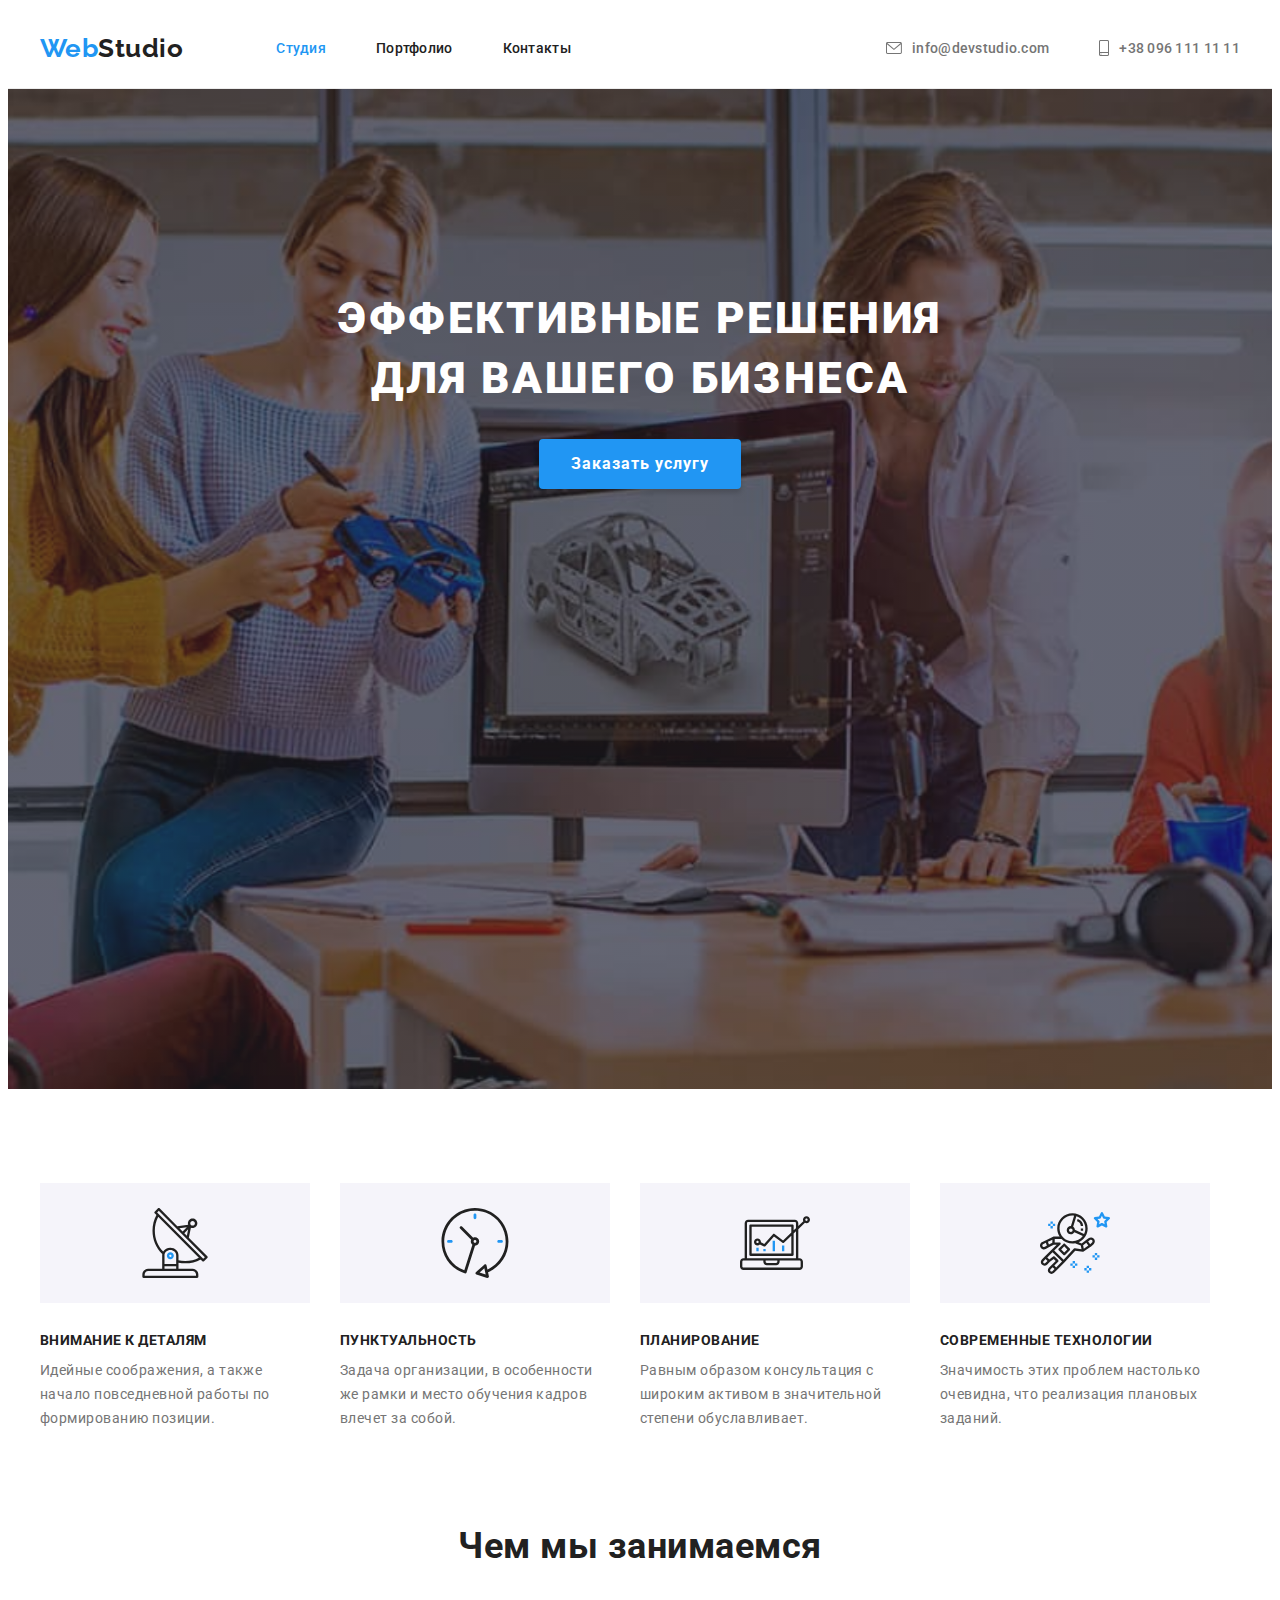
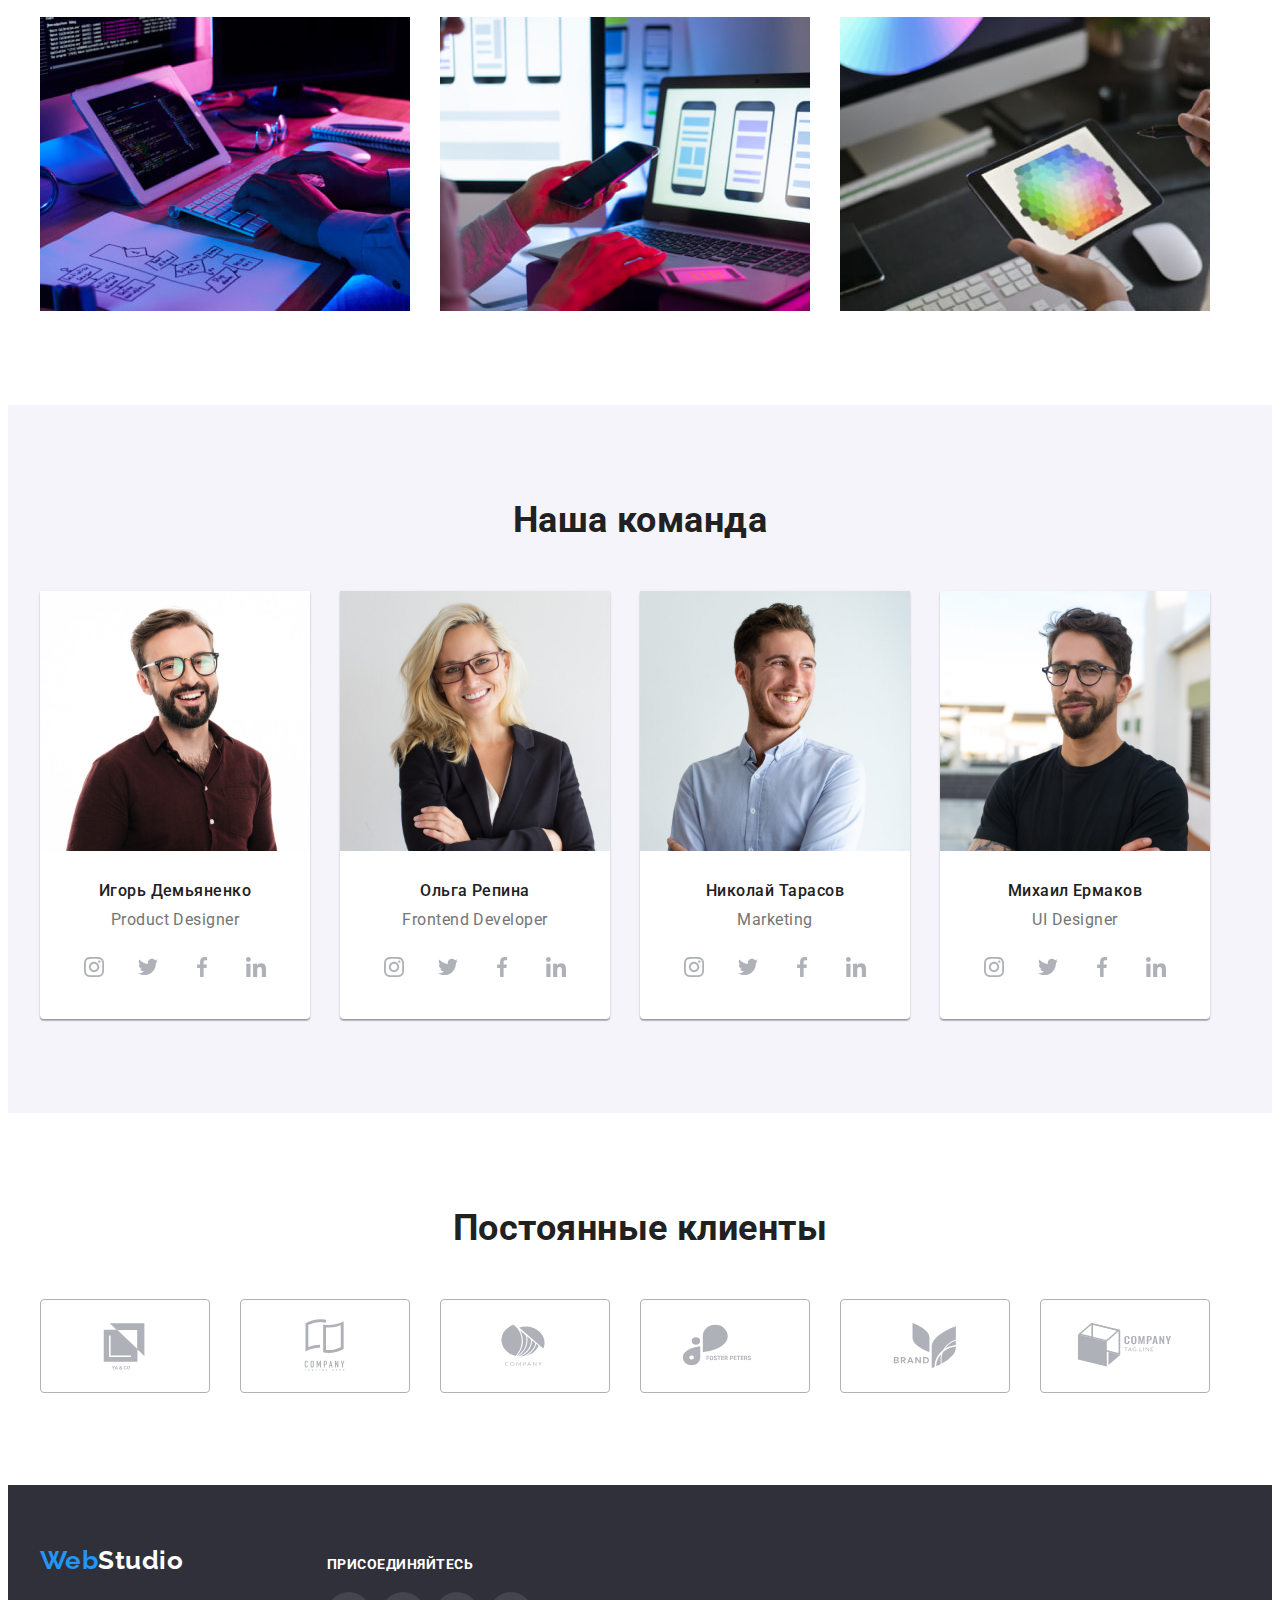
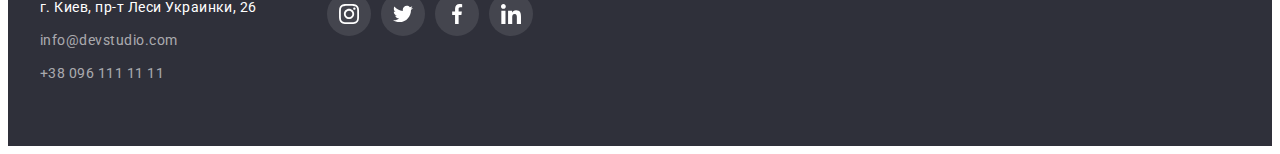
<file: index.html>
<!DOCTYPE html>
<html lang="ru">
  <head>
    <meta charset="UTF-8" />
    <meta http-equiv="X-UA-Compatible" content="IE=edge" />
    <meta name="viewport" content="width=device-width, initial-scale=1.0" />
    <title>WebStudio</title>
    <link rel="preconnect" href="https://fonts.googleapis.com" />
    <link rel="preconnect" href="https://fonts.gstatic.com" crossorigin />
    <link
      href="https://fonts.googleapis.com/css2?family=Raleway:wght@700&family=Roboto:wght@400;500;700;900&display=swap"
      rel="stylesheet"
    />
    <link
      rel="stylesheet"
      href="https://cdnjs.cloudflare.com/ajax/libs/modern-normalize/1.1.0/modern-normalize.min.css"
      integrity="sha512-wpPYUAdjBVSE4KJnH1VR1HeZfpl1ub8YT/NKx4PuQ5NmX2tKuGu6U/JRp5y+Y8XG2tV+wKQpNHVUX03MfMFn9Q=="
      crossorigin="anonymous"
      referrerpolicy="no-referrer"
    />
    <link rel="stylesheet" href="./css/styles.css" />
  </head>

  <body>
    <!--Шапка сайта-->
    <header class="header">
      <div class="container header-wrap">
        <nav class="nav">
          <a href="./index.html" class="nav-logo logo link" lang="en"
            >Web<span class="logo-header">Studio</span></a
          >
          <ul class="nav-list list">
            <li class="nav-item">
              <a href="./index.html" class="nav-link current link">Студия</a>
            </li>
            <li class="nav-item">
              <a href="./portfolio.html" class="nav-link link">Портфолио</a>
            </li>
            <li class="nav-item">
              <a href="" class="nav-link link">Контакты</a>
            </li>
          </ul>
        </nav>
        <ul class="header-list list">
          <li class="header-item">
            <a href="mailto:info@devstudio.com" class="nav-link link">
              <svg class="icon-header-contact" width="16" height="12">
                <use href="./images/icons.svg#icon-envelope"></use></svg
              >info@devstudio.com</a
            >
          </li>
          <li class="header-item">
            <a href="tel:+380961111111" class="nav-link link">
              <svg class="icon-header-contact" width="10" height="16">
                <use href="./images/icons.svg#icon-smartphone"></use></svg
              >+38 096 111 11 11</a
            >
          </li>
        </ul>
      </div>
    </header>

    <main>
      <!--Герой-->
      <section class="hero">
        <div class="container">
          <h1 class="hero-title">Эффективные решения для вашего бизнеса</h1>
          <button class="hero-btn" type="button">Заказать услугу</button>
        </div>
      </section>
      <!--Секция Наши преимущества-->
      <section class="advant section">
        <div class="container">
          <h2 class="visually-hidden">Наши преимущества</h2>
          <ul class="list advant-list">
            <li class="advant-item">
              <div class="advant-icon-thumb">
                <svg class="advant-icon">
                  <use href="./images/icons.svg#icon-antenna"></use>
                </svg>
              </div>
              <h3 class="advant-subtitle">Внимание к деталям</h3>
              <p class="advant-text text">
                Идейные соображения, а также начало повседневной работы по
                формированию позиции.
              </p>
            </li>
            <li class="advant-item">
              <div class="advant-icon-thumb">
                <svg class="advant-icon">
                  <use href="./images/icons.svg#icon-clock"></use>
                </svg>
              </div>
              <h3 class="advant-subtitle">Пунктуальность</h3>
              <p class="advant-text text">
                Задача организации, в особенности же рамки и место обучения
                кадров влечет за собой.
              </p>
            </li>
            <li class="advant-item">
              <div class="advant-icon-thumb">
                <svg class="advant-icon">
                  <use href="./images/icons.svg#icon-diagram"></use>
                </svg>
              </div>
              <h3 class="advant-subtitle">Планирование</h3>
              <p class="advant-text text">
                Равным образом консультация с широким активом в значительной
                степени обуславливает.
              </p>
            </li>
            <li class="advant-item">
              <div class="advant-icon-thumb">
                <svg class="advant-icon">
                  <use href="./images/icons.svg#icon-astronaut"></use>
                </svg>
              </div>
              <h3 class="advant-subtitle">Современные технологии</h3>
              <p class="advant-text text">
                Значимость этих проблем настолько очевидна, что реализация
                плановых заданий.
              </p>
            </li>
          </ul>
        </div>
      </section>
      <!--Секция Чем мы занимаемся-->
      <section class="about-section section">
        <div class="container">
          <h2 class="title">Чем мы занимаемся</h2>
          <ul class="about-list list">
            <li class="about-item">
              <img
                src="./images/img1.jpg"
                alt="Мужчина печатает на клавиатуре"
                width="370"
              />
            </li>
            <li class="about-item">
              <img
                src="./images/img2.jpg"
                alt="Женщина держит в руках телефон"
                width="370"
              />
            </li>
            <li class="about-item">
              <img
                src="./images/img3.jpg"
                alt="Мужчина держит в руках планшет"
                width="370"
              />
            </li>
          </ul>
        </div>
      </section>
      <!--Секция Наша команда-->
      <section class="team section">
        <div class="container">
          <h2 class="title">Наша команда</h2>
          <ul class="team-list list">
            <li class="team-item">
              <img
                src="./images/teamphoto1.jpg"
                alt="Игорь Демьяненко"
                width="270"
              />
              <div class="team-item-content">
                <h3 class="team-user">Игорь Демьяненко</h3>
                <p class="team-desc" lang="en">Product Designer</p>
                <ul class="team-list-soc list">
                  <li class="team-item-icon">
                    <a href="" class="team-link-icon link">
                      <svg class="team-icon">
                        <use href="./images/icons.svg#icon-instagram"></use>
                      </svg>
                    </a>
                  </li>
                  <li class="team-item-icon">
                    <a href="" class="team-link-icon link">
                      <svg class="team-icon">
                        <use href="./images/icons.svg#icon-twitter"></use>
                      </svg>
                    </a>
                  </li>
                  <li class="team-item-icon">
                    <a href="" class="team-link-icon link">
                      <svg class="team-icon">
                        <use href="./images/icons.svg#icon-facebook"></use>
                      </svg>
                    </a>
                  </li>
                  <li class="team-item-icon">
                    <a href="" class="team-link-icon link">
                      <svg class="team-icon">
                        <use href="./images/icons.svg#icon-linkedin"></use>
                      </svg>
                    </a>
                  </li>
                </ul>
              </div>
            </li>
            <li class="team-item">
              <img
                src="./images/teamphoto2.jpg"
                alt="Ольга Репина"
                width="270"
              />
              <div class="team-item-content">
                <h3 class="team-user">Ольга Репина</h3>
                <p class="team-desc" lang="en">Frontend Developer</p>
                <ul class="team-list-soc list">
                  <li class="team-item-icon">
                    <a href="" class="team-link-icon link">
                      <svg class="team-icon">
                        <use href="./images/icons.svg#icon-instagram"></use>
                      </svg>
                    </a>
                  </li>
                  <li class="team-item-icon">
                    <a href="" class="team-link-icon link">
                      <svg class="team-icon">
                        <use href="./images/icons.svg#icon-twitter"></use>
                      </svg>
                    </a>
                  </li>
                  <li class="team-item-icon">
                    <a href="" class="team-link-icon link">
                      <svg class="team-icon">
                        <use href="./images/icons.svg#icon-facebook"></use>
                      </svg>
                    </a>
                  </li>
                  <li class="team-item-icon">
                    <a href="" class="team-link-icon link">
                      <svg class="team-icon">
                        <use href="./images/icons.svg#icon-linkedin"></use>
                      </svg>
                    </a>
                  </li>
                </ul>
              </div>
            </li>
            <li class="team-item">
              <img
                src="./images/teamphoto3.jpg"
                alt="Николай Тарасов"
                width="270"
              />
              <div class="team-item-content">
                <h3 class="team-user">Николай Тарасов</h3>
                <p class="team-desc" lang="en">Marketing</p>
                <ul class="team-list-soc list">
                  <li class="team-item-icon">
                    <a href="" class="team-link-icon link">
                      <svg class="team-icon">
                        <use href="./images/icons.svg#icon-instagram"></use>
                      </svg>
                    </a>
                  </li>
                  <li class="team-item-icon">
                    <a href="" class="team-link-icon link">
                      <svg class="team-icon">
                        <use href="./images/icons.svg#icon-twitter"></use>
                      </svg>
                    </a>
                  </li>
                  <li class="team-item-icon">
                    <a href="" class="team-link-icon link">
                      <svg class="team-icon">
                        <use href="./images/icons.svg#icon-facebook"></use>
                      </svg>
                    </a>
                  </li>
                  <li class="team-item-icon">
                    <a href="" class="team-link-icon link">
                      <svg class="team-icon">
                        <use href="./images/icons.svg#icon-linkedin"></use>
                      </svg>
                    </a>
                  </li>
                </ul>
              </div>
            </li>
            <li class="team-item">
              <img
                src="./images/teamphoto4.jpg"
                alt="Михаил Ермаков"
                width="270"
              />
              <div class="team-item-content">
                <h3 class="team-user">Михаил Ермаков</h3>
                <p class="team-desc" lang="en">UI Designer</p>
                <ul class="team-list-soc list">
                  <li class="team-item-icon">
                    <a href="" class="team-link-icon link">
                      <svg class="team-icon">
                        <use href="./images/icons.svg#icon-instagram"></use>
                      </svg>
                    </a>
                  </li>
                  <li class="team-item-icon">
                    <a href="" class="team-link-icon link">
                      <svg class="team-icon">
                        <use href="./images/icons.svg#icon-twitter"></use>
                      </svg>
                    </a>
                  </li>
                  <li class="team-item-icon">
                    <a href="" class="team-link-icon link">
                      <svg class="team-icon">
                        <use href="./images/icons.svg#icon-facebook"></use>
                      </svg>
                    </a>
                  </li>
                  <li class="team-item-icon">
                    <a href="" class="team-link-icon link">
                      <svg class="team-icon">
                        <use href="./images/icons.svg#icon-linkedin"></use>
                      </svg>
                    </a>
                  </li>
                </ul>
              </div>
            </li>
          </ul>
        </div>
      </section>
      <!--Секция Наши постоянные клиенты-->
      <section class="clients section">
        <div class="container">
          <h2 class="title">Постоянные клиенты</h2>
          <ul class="clients-list list">
            <li class="clients-item">
              <a class="clients-link-icon link">
                <svg class="clients-icon">
                  <use href="./images/icons.svg#icon-logo01"></use>
                </svg>
              </a>
            </li>
            <li class="clients-item">
              <a class="clients-link-icon link">
                <svg class="clients-icon">
                  <use href="./images/icons.svg#icon-logo02"></use>
                </svg>
              </a>
            </li>
            <li class="clients-item">
              <a class="clients-link-icon link">
                <svg class="clients-icon">
                  <use href="./images/icons.svg#icon-logo03"></use>
                </svg>
              </a>
            </li>
            <li class="clients-item">
              <a class="clients-link-icon link">
                <svg class="clients-icon">
                  <use href="./images/icons.svg#icon-logo04"></use>
                </svg>
              </a>
            </li>
            <li class="clients-item">
              <a class="clients-link-icon link">
                <svg class="clients-icon">
                  <use href="./images/icons.svg#icon-logo05"></use>
                </svg>
              </a>
            </li>
            <li class="clients-item">
              <a class="clients-link-icon link">
                <svg class="clients-icon">
                  <use href="./images/icons.svg#icon-logo06"></use>
                </svg>
              </a>
            </li>
          </ul>
        </div>
      </section>
    </main>
    <!--Футер-->
    <footer class="footer">
      <div class="footer-wrap container">
        <div class="footer-contacts">
          <a href="./index.html" class="footer-logo logo link"
            >Web<span class="logo-footer">Studio</span></a
          >
          <address>
            <ul class="text list">
              <li class="footer-item">
                <a
                  href="https://goo.gl/maps/BZQKdsraXfpykEwU6"
                  target="_blank"
                  class="footer-link link"
                  >г. Киев, пр-т Леси Украинки, 26</a
                >
              </li>
              <li class="footer-item">
                <a
                  href="mailto:info@devstudio.com"
                  class="footer-link-contact link"
                  >info@devstudio.com</a
                >
              </li>
              <li class="footer-item">
                <a href="tel:+380961111111" class="footer-link-contact link"
                  >+38 096 111 11 11</a
                >
              </li>
            </ul>
          </address>
        </div>
        <div class="footer-soc">
          <p class="footer-title-soc">Присоединяйтесь</p>
          <ul class="footer-list-soc list">
            <li class="footer-item-soc">
              <a class="footer-link-icon">
                <svg class="footer-icon">
                  <use href="./images/icons.svg#icon-instagram"></use>
                </svg>
              </a>
            </li>
            <li class="footer-item-soc">
              <a class="footer-link-icon">
                <svg class="footer-icon">
                  <use href="./images/icons.svg#icon-twitter"></use>
                </svg>
              </a>
            </li>
            <li class="footer-item-soc">
              <a class="footer-link-icon">
                <svg class="footer-icon">
                  <use href="./images/icons.svg#icon-facebook"></use>
                </svg>
              </a>
            </li>
            <li class="footer-item-soc">
              <a class="footer-link-icon">
                <svg class="footer-icon">
                  <use href="./images/icons.svg#icon-linkedin"></use>
                </svg>
              </a>
            </li>
          </ul>
        </div>
      </div>
    </footer>
  </body>
</html>
</file>
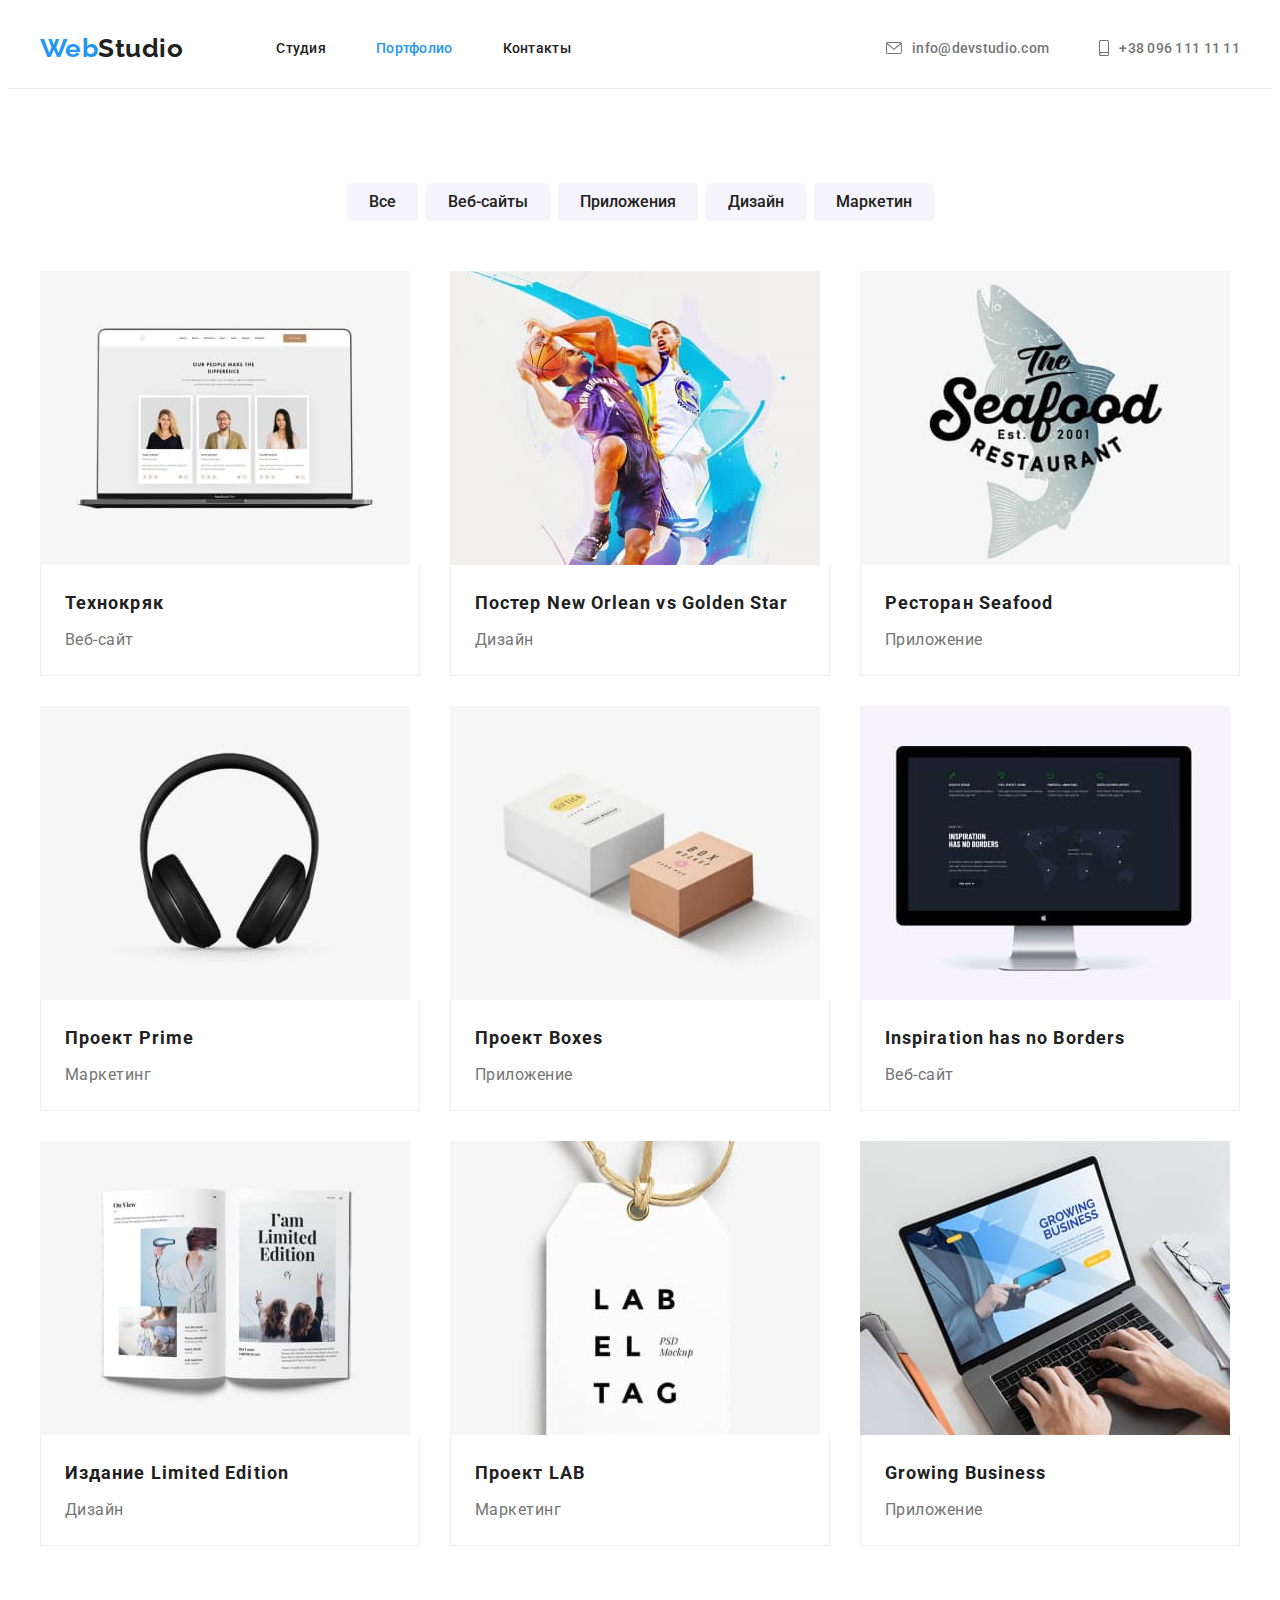
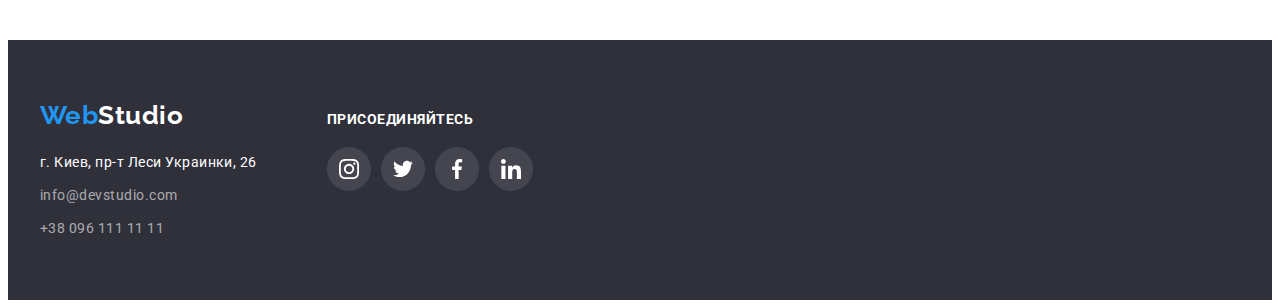
<file: portfolio.html>
<!DOCTYPE html>
<html lang="ru">
  <head>
    <meta charset="UTF-8" />
    <meta http-equiv="X-UA-Compatible" content="IE=edge" />
    <meta name="viewport" content="width=device-width, initial-scale=1.0" />
    <title>Portfolio</title>
    <link rel="preconnect" href="https://fonts.googleapis.com" />
    <link rel="preconnect" href="https://fonts.gstatic.com" crossorigin />
    <link
      href="https://fonts.googleapis.com/css2?family=Raleway:wght@700&family=Roboto:wght@400;500;700;900&display=swap"
      rel="stylesheet"
    />
    <link
      rel="stylesheet"
      href="https://cdnjs.cloudflare.com/ajax/libs/modern-normalize/1.1.0/modern-normalize.min.css"
      integrity="sha512-wpPYUAdjBVSE4KJnH1VR1HeZfpl1ub8YT/NKx4PuQ5NmX2tKuGu6U/JRp5y+Y8XG2tV+wKQpNHVUX03MfMFn9Q=="
      crossorigin="anonymous"
      referrerpolicy="no-referrer"
    />
    <link rel="stylesheet" href="./css/styles.css" />
  </head>
  <body>
    <header class="header">
      <div class="container header-wrap">
        <nav class="nav">
          <a href="./index.html" class="nav-logo logo link" lang="en"
            >Web<span class="logo-header">Studio</span></a
          >
          <ul class="nav-list list">
            <li class="nav-item">
              <a href="./index.html" class="nav-link link">Студия</a>
            </li>
            <li class="nav-item">
              <a href="./portfolio.html" class="nav-link current link">Портфолио</a>
            </li>
            <li class="nav-item">
              <a href="" class="nav-link link">Контакты</a>
            </li>
          </ul>
        </nav>
        <ul class="header-list list">
          <li class="header-item">
            <a href="mailto:info@devstudio.com" class="nav-link link">
              <svg class="icon-header-contact" width="16" height="12">
                <use href="./images/icons.svg#icon-envelope"></use></svg
              >info@devstudio.com</a
            >
          </li>
          <li class="header-item">
            <a href="tel:+380961111111" class="nav-link link">
              <svg class="icon-header-contact" width="10" height="16">
                <use href="./images/icons.svg#icon-smartphone"></use></svg
              >+38 096 111 11 11</a
            >
          </li>
        </ul>
      </div>
    </header>

    <main>
      <!--Секция меню портфолио-->
      <section class="portfolio section">
        <div class="container">
          <h1 class="visually-hidden">Портфолио</h1>
          <ul class="portfolio-list list">
            <li class="portfolio-item">
              <button class="portfolio-btn" type="button">Все</button>
            </li>
            <li class="portfolio-item">
              <button class="portfolio-btn" type="button">Веб-сайты</button>
            </li>
            <li class="portfolio-item">
              <button class="portfolio-btn" type="button">Приложения</button>
            </li>
            <li class="portfolio-item">
              <button class="portfolio-btn" type="button">Дизайн</button>
            </li>
            <li class="portfolio-item">
              <button class="portfolio-btn" type="button">Маркетин</button>
            </li>
          </ul>
          <ul class="gallery-list list">
            <li class="gallery-item">
              <a href="" class="gallery-link link">
                <img
                  src="images/portfolio/box01.jpg"
                  alt="Открытый ноутбук"
                  width="370"
                  height="294"
                />
                <div class="gallery-item-content">
                  <h2 class="gallery-title">Технокряк</h2>
                  <p class="gallery-desc">Веб-сайт</p>
                </div>
              </a>
            </li>
            <li class="gallery-item">
              <a href="" class="gallery-link link">
                <img
                  src="images/portfolio/box02.jpg"
                  alt="Мужчины играют в баскетбол"
                  width="370"
                  height="294"
                />
                <div class="gallery-item-content">
                  <h2 class="gallery-title">
                    Постер New Orlean vs Golden Star
                  </h2>
                  <p class="gallery-desc">Дизайн</p>
                </div>
              </a>
            </li>
            <li class="gallery-item">
              <a href="" class="gallery-link link">
                <img
                  src="images/portfolio/box03.jpg"
                  alt="Эмблема рестора Сифуд"
                  width="370"
                  height="294"
                />
                <div class="gallery-item-content">
                  <h2 class="gallery-title">Ресторан Seafood</h2>
                  <p class="gallery-desc">Приложение</p>
                </div>
              </a>
            </li>
            <li class="gallery-item">
              <a href="" class="gallery-link link">
                <img
                  src="images/portfolio/box04.jpg"
                  alt="Наушники"
                  width="370"
                  height="294"
                />
                <div class="gallery-item-content">
                  <h2 class="gallery-title">Проект Prime</h2>
                  <p class="gallery-desc">Маркетинг</p>
                </div>
              </a>
            </li>
            <li class="gallery-item">
              <a href="" class="gallery-link link">
                <img
                  src="images/portfolio/box05.jpg"
                  alt="Белая и коричневая коробки"
                  width="370"
                  height="294"
                />
                <div class="gallery-item-content">
                  <h2 class="gallery-title">Проект Boxes</h2>
                  <p class="gallery-desc">Приложение</p>
                </div>
              </a>
            </li>
            <li class="gallery-item">
              <a href="" class="gallery-link link">
                <img
                  src="images/portfolio/box06.jpg"
                  alt="Монитор"
                  width="370"
                  height="294"
                />
                <div class="gallery-item-content">
                  <h2 class="gallery-title">Inspiration has no Borders</h2>
                  <p class="gallery-desc">Веб-сайт</p>
                </div>
              </a>
            </li>
            <li class="gallery-item">
              <a href="" class="gallery-link link">
                <img
                  src="images/portfolio/box07.jpg"
                  alt="Открытый журнал"
                  width="370"
                  height="294"
                />
                <div class="gallery-item-content">
                  <h2 class="gallery-title">Издание Limited Edition</h2>
                  <p class="gallery-desc">Дизайн</p>
                </div>
              </a>
            </li>
            <li class="gallery-item">
              <a href="" class="gallery-link link">
                <img
                  src="images/portfolio/box08.jpg"
                  alt="Эмблема проекта Лаб"
                  width="370"
                  height="294"
                />
                <div class="gallery-item-content">
                  <h2 class="gallery-title">Проект LAB</h2>
                  <p class="gallery-desc">Маркетинг</p>
                </div>
              </a>
            </li>
            <li class="gallery-item">
              <a href="" class="gallery-link link">
                <img
                  src="images/portfolio/box09.jpg"
                  alt="Мужчина печатает на ноутбуке"
                  width="370"
                  height="294"
                />
                <div class="gallery-item-content">
                  <h2 class="gallery-title">Growing Business</h2>
                  <p class="gallery-desc">Приложение</p>
                </div>
              </a>
            </li>
          </ul>
        </div>
      </section>
    </main>

    <footer class="footer">
      <div class="footer-wrap container">
        <div class="footer-contacts">
          <a href="./index.html" class="footer-logo logo link"
            >Web<span class="logo-footer">Studio</span></a
          >
          <address>
            <ul class="text list">
              <li class="footer-item">
                <a
                  href="https://goo.gl/maps/BZQKdsraXfpykEwU6"
                  target="_blank"
                  class="footer-link link"
                  >г. Киев, пр-т Леси Украинки, 26</a
                >
              </li>
              <li class="footer-item">
                <a
                  href="mailto:info@devstudio.com"
                  class="footer-link-contact link"
                  >info@devstudio.com</a
                >
              </li>
              <li class="footer-item">
                <a href="tel:+380961111111" class="footer-link-contact link"
                  >+38 096 111 11 11</a
                >
              </li>
            </ul>
          </address>
        </div>
        <div class="footer-soc">
          <p class="footer-title-soc">Присоединяйтесь</p>
          <ul class="footer-list-soc list">
            <li class="footer-item-soc">
              <a class="footer-link-icon">
                <svg class="footer-icon">
                  <use href="./images/icons.svg#icon-instagram"></use>
                </svg>
              </a>
            </li>
            <li class="footer-item-soc">
              <a class="footer-link-icon">
                <svg class="footer-icon">
                  <use href="./images/icons.svg#icon-twitter"></use>
                </svg>
              </a>
            </li>
            <li class="footer-item-soc">
              <a class="footer-link-icon">
                <svg class="footer-icon">
                  <use href="./images/icons.svg#icon-facebook"></use>
                </svg>
              </a>
            </li>
            <li class="footer-item-soc">
              <a class="footer-link-icon">
                <svg class="footer-icon">
                  <use href="./images/icons.svg#icon-linkedin"></use>
                </svg>
              </a>
            </li>
          </ul>
        </div>
      </div>
    </footer>
  </body>
</html>
</file>
<file: css/styles.css>
:root {
  --backgraund-first-color: #2f303a;
  --background-second-color: #f5f4fa;
  --white-color: #ffffff;
  --fist-text-color: #212121;
  --second-text-color: #757575;
  --accent-color: #2196f3;
  --soc-link-color: #afb1b8;
}

p,
h1,
h2,
h3,
h4,
h5,
h6 {
  margin: 0;
}

ul {
  margin: 0;
  padding: 0;
}

img {
  display: block;
}

body {
  font-family: "Roboto", sans-serif;
  color: var(--fist-text-color);
  background: var(--white-color);
  letter-spacing: 0.03em;
}
.container {
  width: 1200px;
  padding-left: 15px;
  padding-right: 15px;
  margin-left: auto;
  margin-right: auto;
}
.section {
  padding-top: 94px;
  padding-bottom: 94px;
}
.visually-hidden {
  position: absolute;
  white-space: nowrap;
  width: 1px;
  height: 1px;
  overflow: hidden;
  border: 0;
  padding: 0;
  clip: rect(0 0 0 0);
  clip-path: inset(50%);
  margin: -1px;
}
.list {
  list-style: none;
}
.link {
  text-decoration: none;
}
.text {
  font-weight: 400;
  line-height: 1.71;
  font-size: 14px;
}

/*----HEADER---- */
.header {
  border-bottom: 1px solid #ececec;
}
.header-wrap,
.nav,
.advant-list,
.about-list,
.team-list {
  display: flex;
}
.logo {
  font-family: "Raleway", sans-serif;
  font-weight: 700;
  font-size: 26px;
  line-height: 1.19;
  color: var(--accent-color);
}
.nav {
  align-items: center;
}
.nav-logo {
  margin-right: 93px;
}
.logo-header {
  color: var(--fist-text-color);
}
.nav-link.current,
.nav-link:hover,
.nav-link:focus,
.footer-link:hover,
.footer-link:focus,
.footer-link-contact:hover,
.footer-link-contact:focus {
  color: var(--accent-color);
}
.nav-list {
  color: var(--fist-text-color);
  display: flex;
  align-items: center;
}
.nav-item + .nav-item {
  margin-left: 50px;
}
.header-item:not(:last-child) {
  margin-right: 50px;
}
.nav-link {
  display: flex;
  align-items: center;
  font-weight: 500;
  line-height: 1.15;
  font-size: 14px;
  letter-spacing: 0.02em;
  color: currentColor;
  padding-top: 32px;
  padding-bottom: 32px;
}
.icon-header-contact {
  margin-right: 10px;
  fill: currentColor;
}
.header-list {
  color: var(--second-text-color);
  display: flex;
  margin-left: auto;
  align-items: center;
}

/* ----HERO---- */
.hero {
  max-width: 1600px;
  min-height: 600px;
  padding-top: 200px;
  padding-bottom: 200px;
  margin: 0 auto;
  background: var(--backgraund-first-color);
  background-image: linear-gradient(
      to right,
      rgba(47, 48, 58, 0.4),
      rgba(47, 48, 58, 0.4)
    ),
    url(../images/headerimg.jpg);
  background-repeat: no-repeat;
  background-position: center;
  background-size: cover;
}
.hero-title {
  font-weight: 900;
  font-size: 44px;
  line-height: 1.36;
  text-align: center;
  letter-spacing: 0.06em;
  text-transform: uppercase;
  color: var(--white-color);
  max-width: 696px;
  margin-bottom: 30px;
  margin-right: auto;
  margin-left: auto;
}
.hero-btn {
  display: block;
  font-family: inherit;
  font-weight: 700;
  font-size: 16px;
  line-height: 1.88;
  letter-spacing: 0.06em;
  background: var(--accent-color);
  color: var(--white-color);
  cursor: pointer;
  border: none;
  box-shadow: 0px 4px 4px rgba(0, 0, 0, 0.15);
  border-radius: 4px;
  padding: 10px 32px;
  margin: 0 auto;
}

/* ----ADVANT---- */
.advant-item:not(:last-child),
.about-item:not(:last-child),
.team-item:not(:last-child) {
  margin-right: 30px;
}
.advant-item {
  flex-basis: calc((100% - 120px) / 4);
}
.advant-icon-thumb {
  display: flex;
  width: 270px;
  height: 120px;
  justify-content: center;
  align-items: center;
  background-color: var(--background-second-color);
  margin-bottom: 30px;
}
.advant-icon {
  width: 70px;
  height: 70px;
}
.advant-subtitle {
  font-weight: 700;
  line-height: 1.14;
  font-size: 14px;
  text-transform: uppercase;
  color: var(--fist-text-color);
  margin-bottom: 10px;
}
.advant-text {
  color: var(--second-text-color);
}

/* ----ABOUT---- */
.about-section {
  padding-top: 0;
}
.title {
  font-weight: 700;
  font-size: 36px;
  line-height: 1.17;
  text-align: center;
  color: var(--fist-text-color);
  margin-bottom: 50px;
}
.about-item {
  flex-basis: calc((100% - 90px) / 3);
}

/* ----TEAM---- */
.team {
  background-color: var(--background-second-color);
}
.team-item {
  background: var(--white-color);
  flex-basis: calc((100% - 120px) / 4);
  box-shadow: 0px 1px 3px rgba(0, 0, 0, 0.12), 0px 1px 1px rgba(0, 0, 0, 0.14),
    0px 2px 1px rgba(0, 0, 0, 0.2);
  border-radius: 0px 0px 4px 4px;
}
.team-item-content {
  padding: 30px 32px;
}
.team-user {
  font-weight: 500;
  font-size: 16px;
  line-height: 1.19;
  text-align: center;
  color: var(--fist-text-color);
  margin-bottom: 10px;
}
.team-desc {
  font-size: 16px;
  line-height: 1.19;
  text-align: center;
  color: var(--second-text-color);
  margin-bottom: 16px;
}
.team-list-soc {
  display: flex;
}
.team-item-icon {
  width: 44px;
  height: 44px;
}
.team-item-icon + .team-item-icon {
  margin-left: 10px;
}
.team-link-icon {
  display: flex;
  justify-content: center;
  align-items: center;
  width: 100%;
  height: 100%;
  border-radius: 50%;
  color: var(--soc-link-color);
}
.team-link-icon:hover,
.team-link-icon:focus {
  color: var(--white-color);
  background-color: var(--accent-color);
}
.team-icon {
  width: 20px;
  height: 20px;
  fill: currentColor;
}
/* ----CLIENTS---- */
.clients-list {
  display: flex;
}
.clients-item {
  display: flex;
  width: 170px;
  height: 92px;
}
.clients-item + .clients-item {
  margin-left: 30px;
}
.clients-link-icon {
  display: flex;
  justify-content: center;
  align-items: center;
  width: 100%;
  height: 100%;
  border: 1px solid var(--soc-link-color);
  border-radius: 4px;
  color: var(--soc-link-color);
}
.clients-icon {
  width: 106px;
  height: 60px;
  fill: currentColor;
}
.clients-link-icon:hover,
.clients-link-icon:focus {
  color: var(--accent-color);
  border-color: var(--accent-color);
}
/* ----FOOTER---- */
.footer {
  background-color: var(--backgraund-first-color);
  padding-top: 60px;
  padding-bottom: 60px;
}
.footer-wrap {
  display: flex;
  align-items: baseline;
}
.footer-contacts {
  margin-right: 70px;
}
.footer-logo {
  display: block;
  margin-bottom: 20px;
}
.logo-footer,
.footer-link {
  color: var(--white-color);
  font-style: normal;
}
.footer-link,
.footer-link-contact {
  font-size: 14px;
  line-height: 1.71;
}
.footer-link-contact {
  font-style: normal;
  color: rgba(255, 255, 255, 0.6);
}
.footer-item:not(:last-child) {
  margin-bottom: 9px;
}
.footer-title-soc {
  font-weight: 700;
  font-size: 14px;
  line-height: calc(16 / 14);
  text-transform: uppercase;
  color: var(--white-color);
  margin-bottom: 20px;
}
.footer-list-soc {
  display: flex;
}
.footer-item-soc {
  width: 44px;
  height: 44px;
}
.footer-item-soc + .footer-item-soc {
  margin-left: 10px;
}
.footer-link-icon {
  display: flex;
  justify-content: center;
  align-items: center;
  width: 100%;
  height: 100%;
  border-radius: 50%;
  background: rgba(255, 255, 255, 0.1);
  color: var(--white-color);
}
.footer-link-icon:hover,
.footer-link-icon:focus {
  background-color: var(--accent-color);
}
.footer-icon {
  width: 20px;
  height: 20px;
  fill: currentColor;
}

/* ----PORTFOLIO---- */
.portfolio-list {
  display: flex;
  justify-content: center;
  margin-bottom: 50px;
}
.portfolio-item:not(:last-child) {
  margin-right: 8px;
}
.portfolio-btn {
  font-family: inherit;
  font-weight: 500;
  font-size: 16px;
  line-height: 1.62;
  text-align: center;
  color: var(--fist-text-color);
  background-color: var(--background-second-color);
  cursor: pointer;
  border: none;
  border-radius: 4px;
  padding: 6px 22px;
}
.portfolio-btn:hover,
.portfolio-btn:focus {
  background-color: var(--accent-color);
  color: var(--white-color);
  box-shadow: 0px 3px 1px rgba(0, 0, 0, 0.1), 0px 1px 2px rgba(0, 0, 0, 0.08),
    0px 2px 2px rgba(0, 0, 0, 0.12);
  border-radius: 4px;
}
/* ----GALLERY---- */
.gallery-list {
  display: flex;
  flex-wrap: wrap;
  margin-top: -30px;
  margin-right: -30px;
}
.gallery-item {
  margin-top: 30px;
  margin-right: 30px;
  flex-basis: calc((100% - 90px) / 3);
}
.gallery-link {
  display: block;
}
.gallery-link:hover,
.gallery-link:focus {
  box-shadow: 0px 1px 1px rgba(0, 0, 0, 0.12), 0px 4px 4px rgba(0, 0, 0, 0.06),
    1px 4px 6px rgba(0, 0, 0, 0.16);
}
.gallery-item-content {
  padding: 20px 24px;
  border: 1px solid #eeeeee;
  border-top: none;
}
.gallery-title {
  font-weight: 700;
  font-size: 18px;
  line-height: 2;
  letter-spacing: 0.06em;
  color: var(--fist-text-color);
  margin-bottom: 4px;
}
.gallery-desc {
  font-size: 16px;
  line-height: 1.87;
  color: var(--second-text-color);
}
</file>
